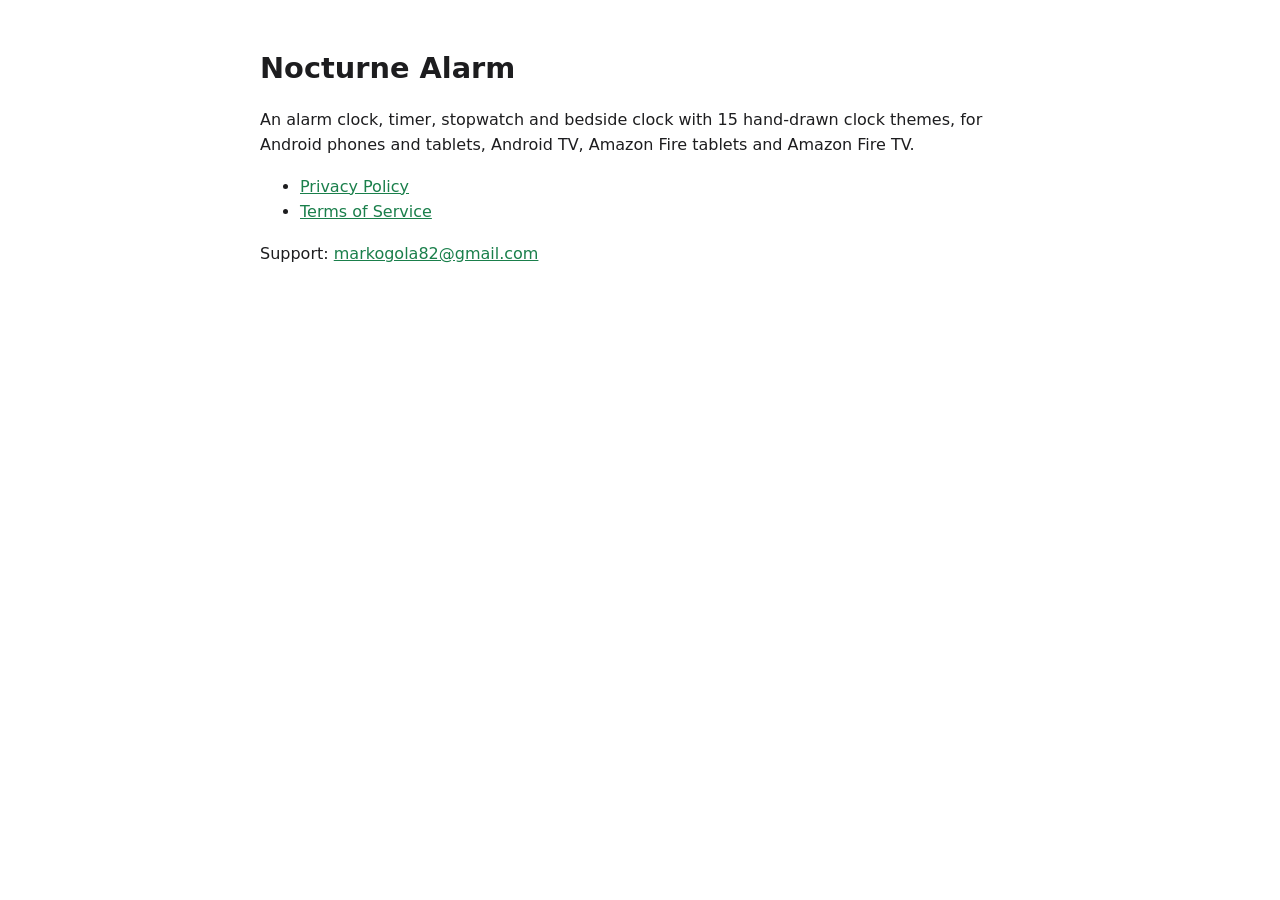
<file: index.html>
<!doctype html>
<html lang="en">
<head>
<meta charset="utf-8">
<meta name="viewport" content="width=device-width, initial-scale=1">
<title>Nocturne Alarm</title>
<link rel="stylesheet" href="style.css">
</head>
<body>
<main>
<h1>Nocturne Alarm</h1>
<p>An alarm clock, timer, stopwatch and bedside clock with 15 hand-drawn clock themes, for Android phones and tablets,
Android TV, Amazon Fire tablets and Amazon Fire TV.</p>
<ul>
<li><a href="privacy-policy.html">Privacy Policy</a></li>
<li><a href="terms-of-service.html">Terms of Service</a></li>
</ul>
<p>Support: <a href="mailto:markogola82@gmail.com">markogola82@gmail.com</a></p>
</main>
</body>
</html>
</file>
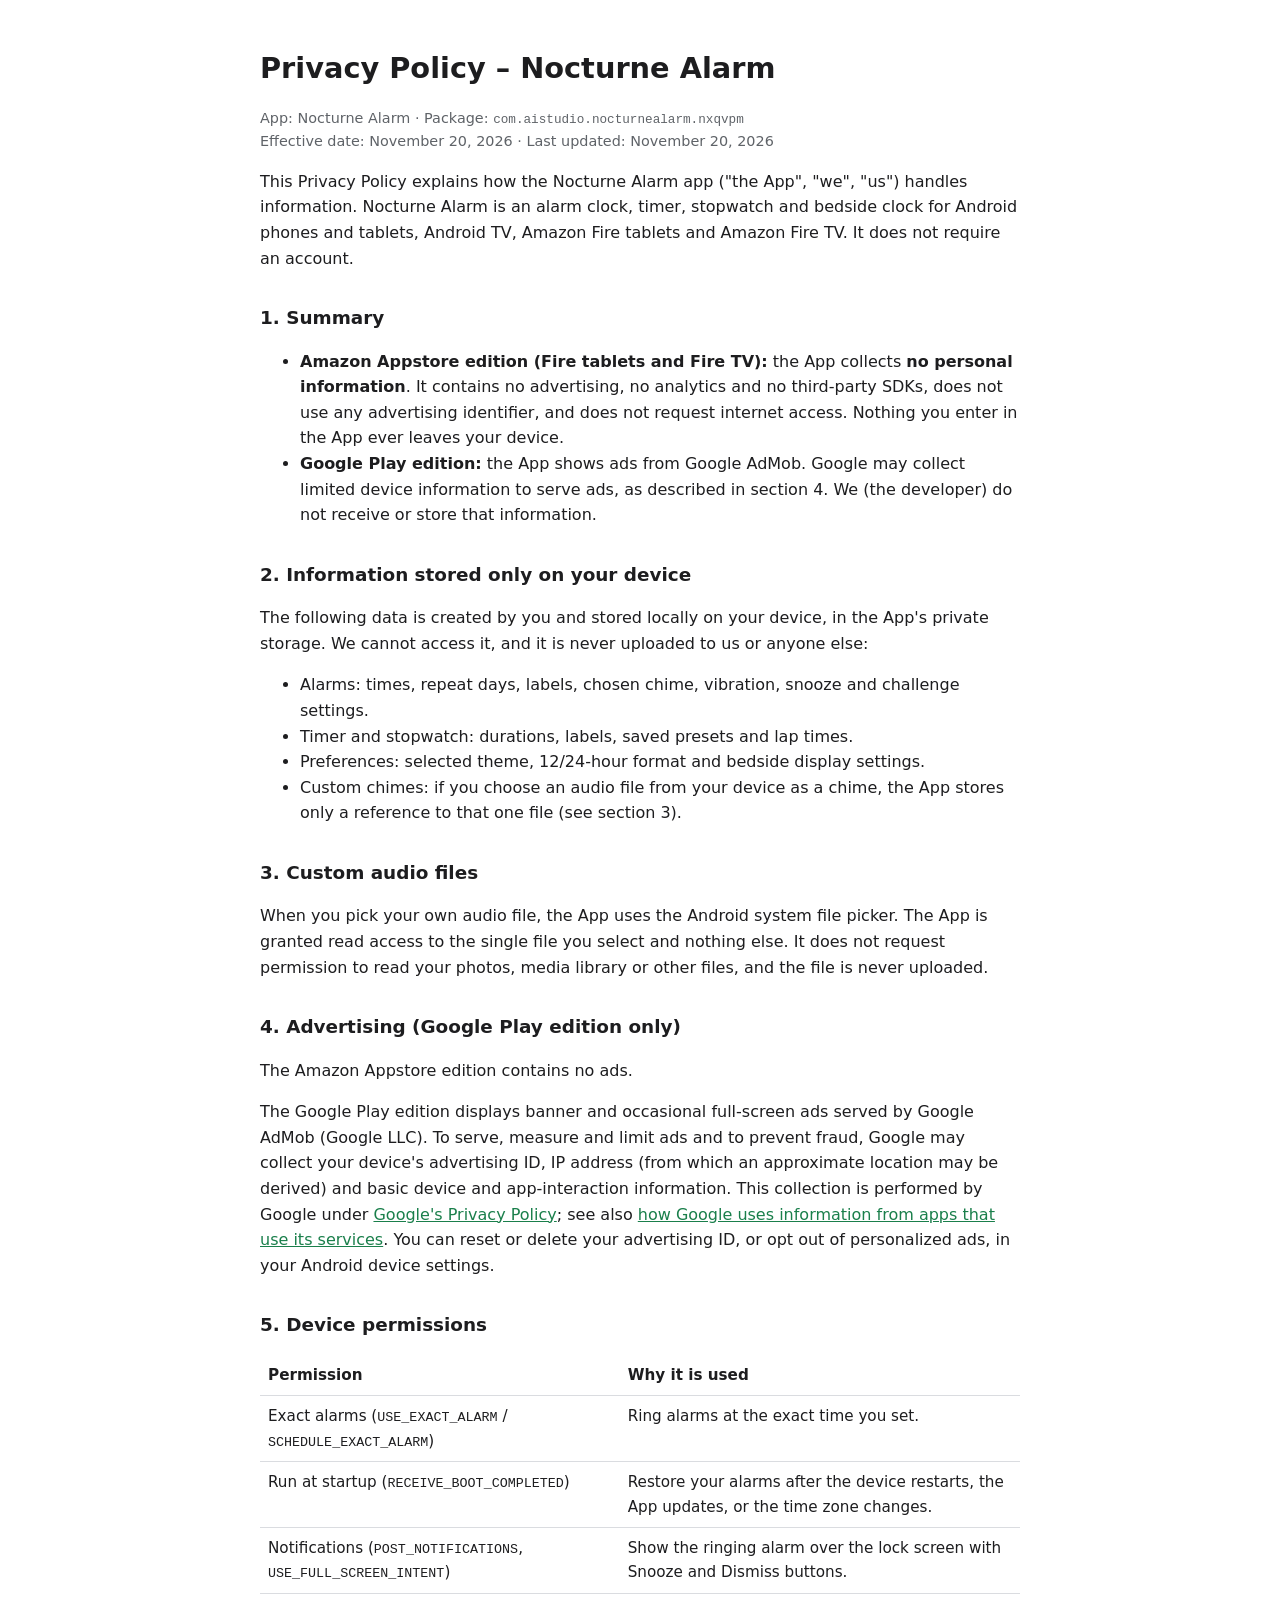
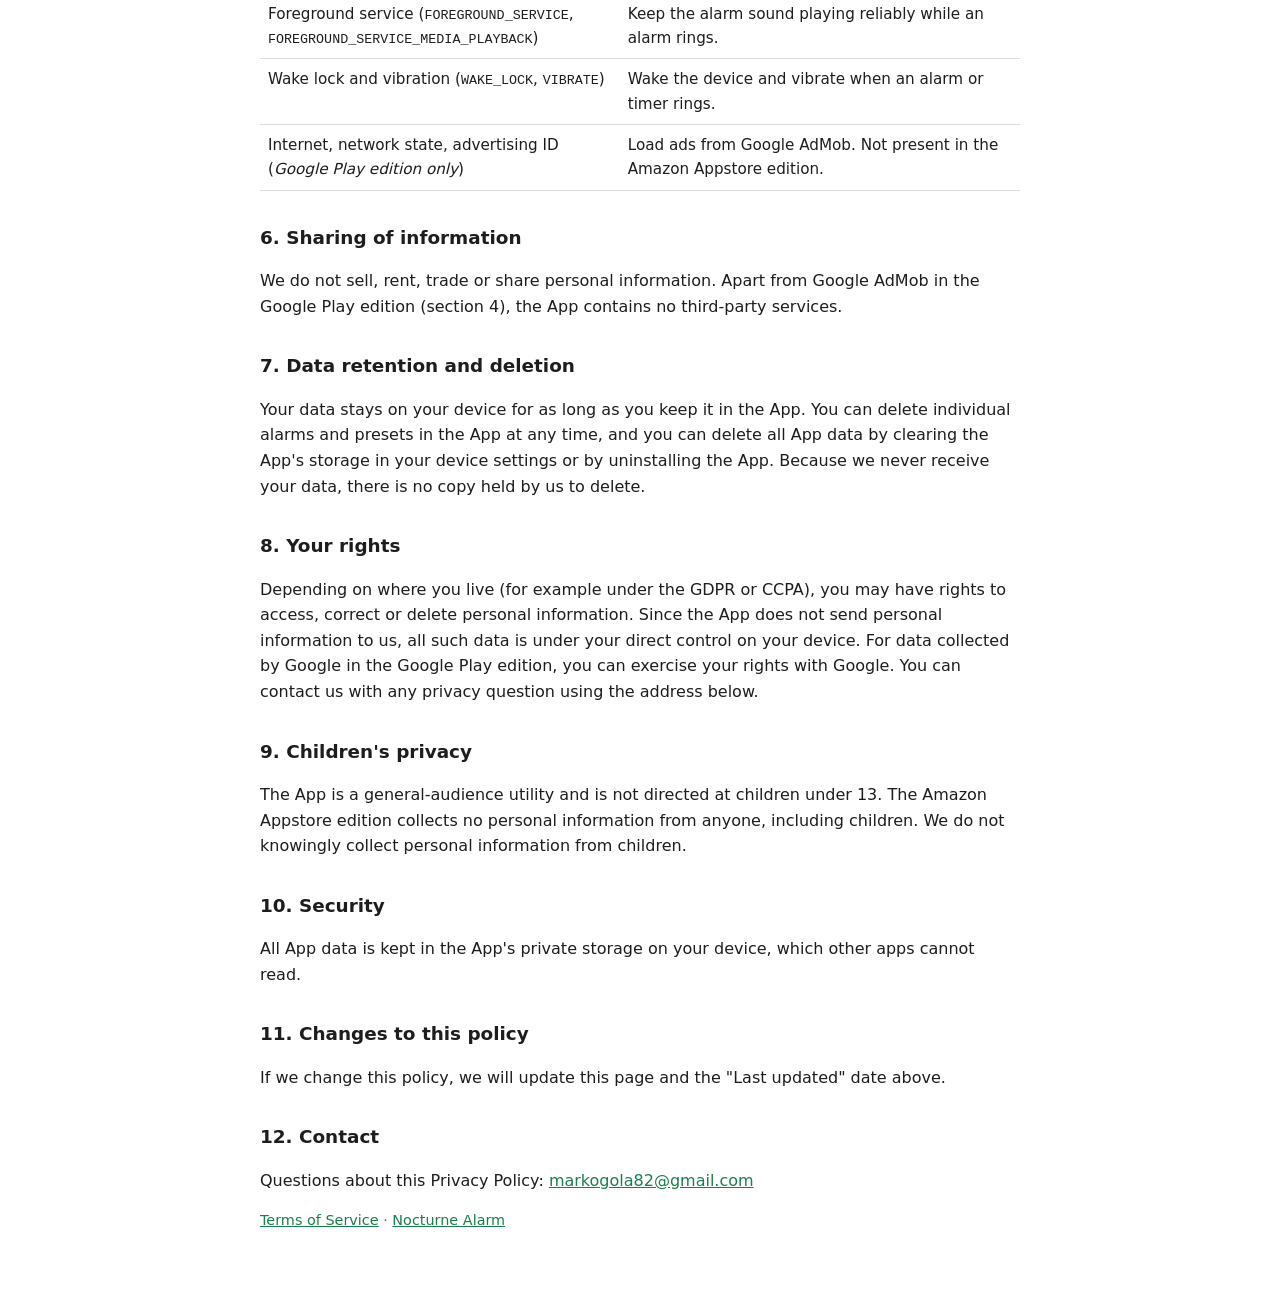
<file: privacy-policy.html>
<!doctype html>
<html lang="en">
<head>
<meta charset="utf-8">
<meta name="viewport" content="width=device-width, initial-scale=1">
<title>Privacy Policy – Nocturne Alarm</title>
<link rel="stylesheet" href="style.css">
</head>
<body>
<main>
<h1>Privacy Policy – Nocturne Alarm</h1>
<p class="meta">App: Nocturne Alarm &middot; Package: <code>com.aistudio.nocturnealarm.nxqvpm</code><br>
Effective date: November 20, 2026 &middot; Last updated: November 20, 2026</p>

<p>This Privacy Policy explains how the Nocturne Alarm app ("the App", "we", "us") handles information.
Nocturne Alarm is an alarm clock, timer, stopwatch and bedside clock for Android phones and tablets,
Android TV, Amazon Fire tablets and Amazon Fire TV. It does not require an account.</p>

<h2>1. Summary</h2>
<ul>
<li><strong>Amazon Appstore edition (Fire tablets and Fire TV):</strong> the App collects <strong>no personal information</strong>.
It contains no advertising, no analytics and no third-party SDKs, does not use any advertising identifier, and does not
request internet access. Nothing you enter in the App ever leaves your device.</li>
<li><strong>Google Play edition:</strong> the App shows ads from Google AdMob. Google may collect limited device information to
serve ads, as described in section 4. We (the developer) do not receive or store that information.</li>
</ul>

<h2>2. Information stored only on your device</h2>
<p>The following data is created by you and stored locally on your device, in the App's private storage. We cannot access it,
and it is never uploaded to us or anyone else:</p>
<ul>
<li>Alarms: times, repeat days, labels, chosen chime, vibration, snooze and challenge settings.</li>
<li>Timer and stopwatch: durations, labels, saved presets and lap times.</li>
<li>Preferences: selected theme, 12/24-hour format and bedside display settings.</li>
<li>Custom chimes: if you choose an audio file from your device as a chime, the App stores only a reference to that one file
(see section 3).</li>
</ul>

<h2>3. Custom audio files</h2>
<p>When you pick your own audio file, the App uses the Android system file picker. The App is granted read access to the single
file you select and nothing else. It does not request permission to read your photos, media library or other files, and the
file is never uploaded.</p>

<h2>4. Advertising (Google Play edition only)</h2>
<p>The Amazon Appstore edition contains no ads.</p>
<p>The Google Play edition displays banner and occasional full-screen ads served by Google AdMob (Google LLC). To serve, measure
and limit ads and to prevent fraud, Google may collect your device's advertising ID, IP address (from which an approximate location
may be derived) and basic device and app-interaction information. This collection is performed by Google under
<a href="https://policies.google.com/privacy">Google's Privacy Policy</a>; see also
<a href="https://policies.google.com/technologies/partner-sites">how Google uses information from apps that use its services</a>.
You can reset or delete your advertising ID, or opt out of personalized ads, in your Android device settings.</p>

<h2>5. Device permissions</h2>
<table>
<tr><th>Permission</th><th>Why it is used</th></tr>
<tr><td>Exact alarms (<code>USE_EXACT_ALARM</code> / <code>SCHEDULE_EXACT_ALARM</code>)</td><td>Ring alarms at the exact time you set.</td></tr>
<tr><td>Run at startup (<code>RECEIVE_BOOT_COMPLETED</code>)</td><td>Restore your alarms after the device restarts, the App updates, or the time zone changes.</td></tr>
<tr><td>Notifications (<code>POST_NOTIFICATIONS</code>, <code>USE_FULL_SCREEN_INTENT</code>)</td><td>Show the ringing alarm over the lock screen with Snooze and Dismiss buttons.</td></tr>
<tr><td>Foreground service (<code>FOREGROUND_SERVICE</code>, <code>FOREGROUND_SERVICE_MEDIA_PLAYBACK</code>)</td><td>Keep the alarm sound playing reliably while an alarm rings.</td></tr>
<tr><td>Wake lock and vibration (<code>WAKE_LOCK</code>, <code>VIBRATE</code>)</td><td>Wake the device and vibrate when an alarm or timer rings.</td></tr>
<tr><td>Internet, network state, advertising ID (<em>Google Play edition only</em>)</td><td>Load ads from Google AdMob. Not present in the Amazon Appstore edition.</td></tr>
</table>

<h2>6. Sharing of information</h2>
<p>We do not sell, rent, trade or share personal information. Apart from Google AdMob in the Google Play edition (section 4),
the App contains no third-party services.</p>

<h2>7. Data retention and deletion</h2>
<p>Your data stays on your device for as long as you keep it in the App. You can delete individual alarms and presets in the App
at any time, and you can delete all App data by clearing the App's storage in your device settings or by uninstalling the App.
Because we never receive your data, there is no copy held by us to delete.</p>

<h2>8. Your rights</h2>
<p>Depending on where you live (for example under the GDPR or CCPA), you may have rights to access, correct or delete personal
information. Since the App does not send personal information to us, all such data is under your direct control on your device.
For data collected by Google in the Google Play edition, you can exercise your rights with Google. You can contact us with any
privacy question using the address below.</p>

<h2>9. Children's privacy</h2>
<p>The App is a general-audience utility and is not directed at children under 13. The Amazon Appstore edition collects no
personal information from anyone, including children. We do not knowingly collect personal information from children.</p>

<h2>10. Security</h2>
<p>All App data is kept in the App's private storage on your device, which other apps cannot read.</p>

<h2>11. Changes to this policy</h2>
<p>If we change this policy, we will update this page and the "Last updated" date above.</p>

<h2>12. Contact</h2>
<p>Questions about this Privacy Policy: <a href="mailto:markogola82@gmail.com">markogola82@gmail.com</a></p>

<p class="meta"><a href="terms-of-service.html">Terms of Service</a> &middot; <a href="index.html">Nocturne Alarm</a></p>
</main>
</body>
</html>
</file>
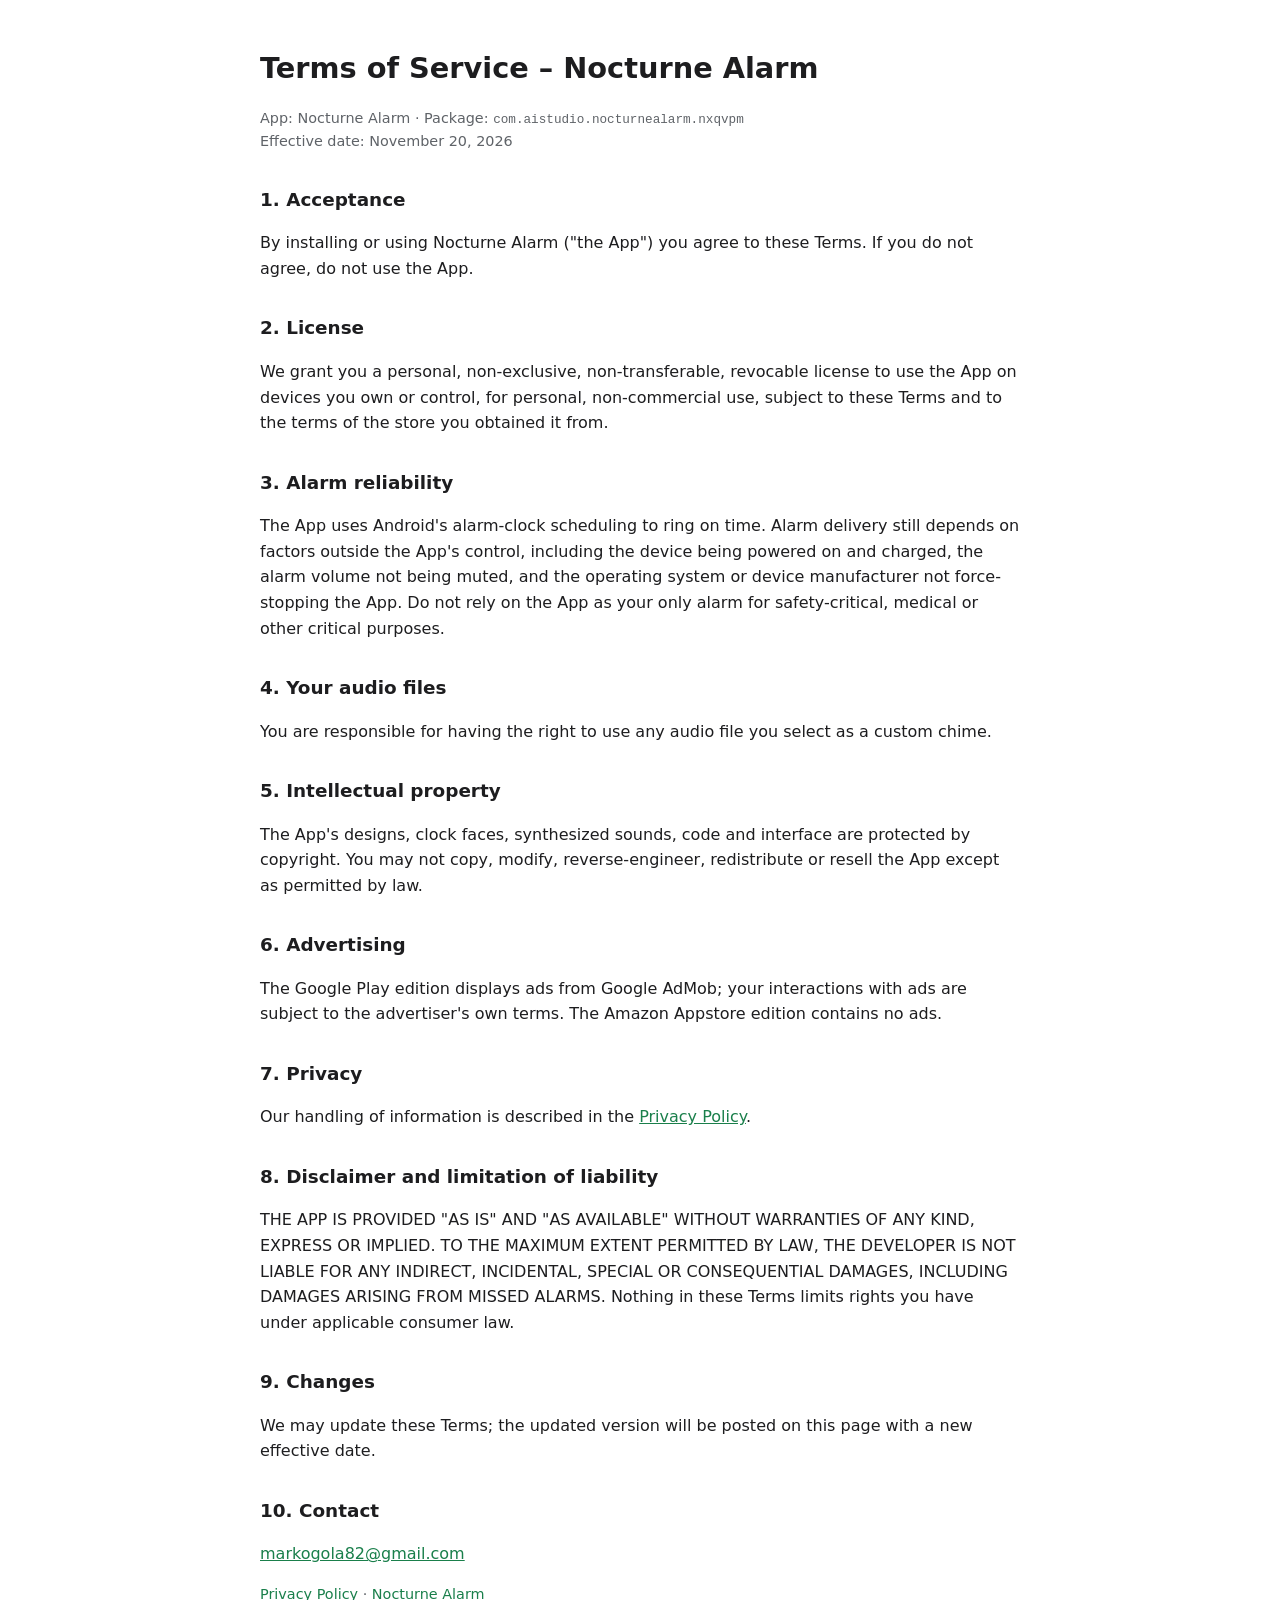
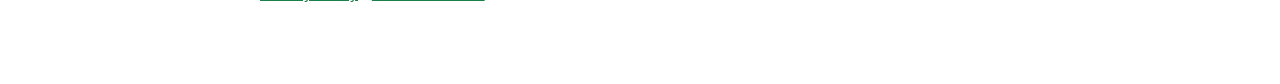
<file: terms-of-service.html>
<!doctype html>
<html lang="en">
<head>
<meta charset="utf-8">
<meta name="viewport" content="width=device-width, initial-scale=1">
<title>Terms of Service – Nocturne Alarm</title>
<link rel="stylesheet" href="style.css">
</head>
<body>
<main>
<h1>Terms of Service – Nocturne Alarm</h1>
<p class="meta">App: Nocturne Alarm &middot; Package: <code>com.aistudio.nocturnealarm.nxqvpm</code><br>
Effective date: November 20, 2026</p>

<h2>1. Acceptance</h2>
<p>By installing or using Nocturne Alarm ("the App") you agree to these Terms. If you do not agree, do not use the App.</p>

<h2>2. License</h2>
<p>We grant you a personal, non-exclusive, non-transferable, revocable license to use the App on devices you own or control,
for personal, non-commercial use, subject to these Terms and to the terms of the store you obtained it from.</p>

<h2>3. Alarm reliability</h2>
<p>The App uses Android's alarm-clock scheduling to ring on time. Alarm delivery still depends on factors outside the App's
control, including the device being powered on and charged, the alarm volume not being muted, and the operating system or
device manufacturer not force-stopping the App. Do not rely on the App as your only alarm for safety-critical, medical or
other critical purposes.</p>

<h2>4. Your audio files</h2>
<p>You are responsible for having the right to use any audio file you select as a custom chime.</p>

<h2>5. Intellectual property</h2>
<p>The App's designs, clock faces, synthesized sounds, code and interface are protected by copyright. You may not copy,
modify, reverse-engineer, redistribute or resell the App except as permitted by law.</p>

<h2>6. Advertising</h2>
<p>The Google Play edition displays ads from Google AdMob; your interactions with ads are subject to the advertiser's own terms.
The Amazon Appstore edition contains no ads.</p>

<h2>7. Privacy</h2>
<p>Our handling of information is described in the <a href="privacy-policy.html">Privacy Policy</a>.</p>

<h2>8. Disclaimer and limitation of liability</h2>
<p>THE APP IS PROVIDED "AS IS" AND "AS AVAILABLE" WITHOUT WARRANTIES OF ANY KIND, EXPRESS OR IMPLIED. TO THE MAXIMUM EXTENT
PERMITTED BY LAW, THE DEVELOPER IS NOT LIABLE FOR ANY INDIRECT, INCIDENTAL, SPECIAL OR CONSEQUENTIAL DAMAGES, INCLUDING
DAMAGES ARISING FROM MISSED ALARMS. Nothing in these Terms limits rights you have under applicable consumer law.</p>

<h2>9. Changes</h2>
<p>We may update these Terms; the updated version will be posted on this page with a new effective date.</p>

<h2>10. Contact</h2>
<p><a href="mailto:markogola82@gmail.com">markogola82@gmail.com</a></p>

<p class="meta"><a href="privacy-policy.html">Privacy Policy</a> &middot; <a href="index.html">Nocturne Alarm</a></p>
</main>
</body>
</html>
</file>
<file: style.css>
:root { color-scheme: light dark; --fg: #1d1d1f; --bg: #ffffff; --muted: #5f6368; --line: #dadce0; --accent: #1a7f4b; }
@media (prefers-color-scheme: dark) { :root { --fg: #e8eaed; --bg: #14171a; --muted: #9aa0a6; --line: #3c4043; --accent: #4ade80; } }
body { margin: 0; background: var(--bg); color: var(--fg); font: 16px/1.6 system-ui, -apple-system, "Segoe UI", Roboto, sans-serif; }
main { max-width: 760px; margin: 0 auto; padding: 32px 16px 64px; }
h1 { font-size: 1.8rem; line-height: 1.25; }
h2 { font-size: 1.15rem; margin-top: 2rem; }
a { color: var(--accent); }
.meta { color: var(--muted); font-size: .9rem; }
code { font-size: .88em; overflow-wrap: anywhere; }
table { width: 100%; border-collapse: collapse; font-size: .95rem; }
th, td { text-align: left; vertical-align: top; padding: 8px; border-bottom: 1px solid var(--line); }
</file>
